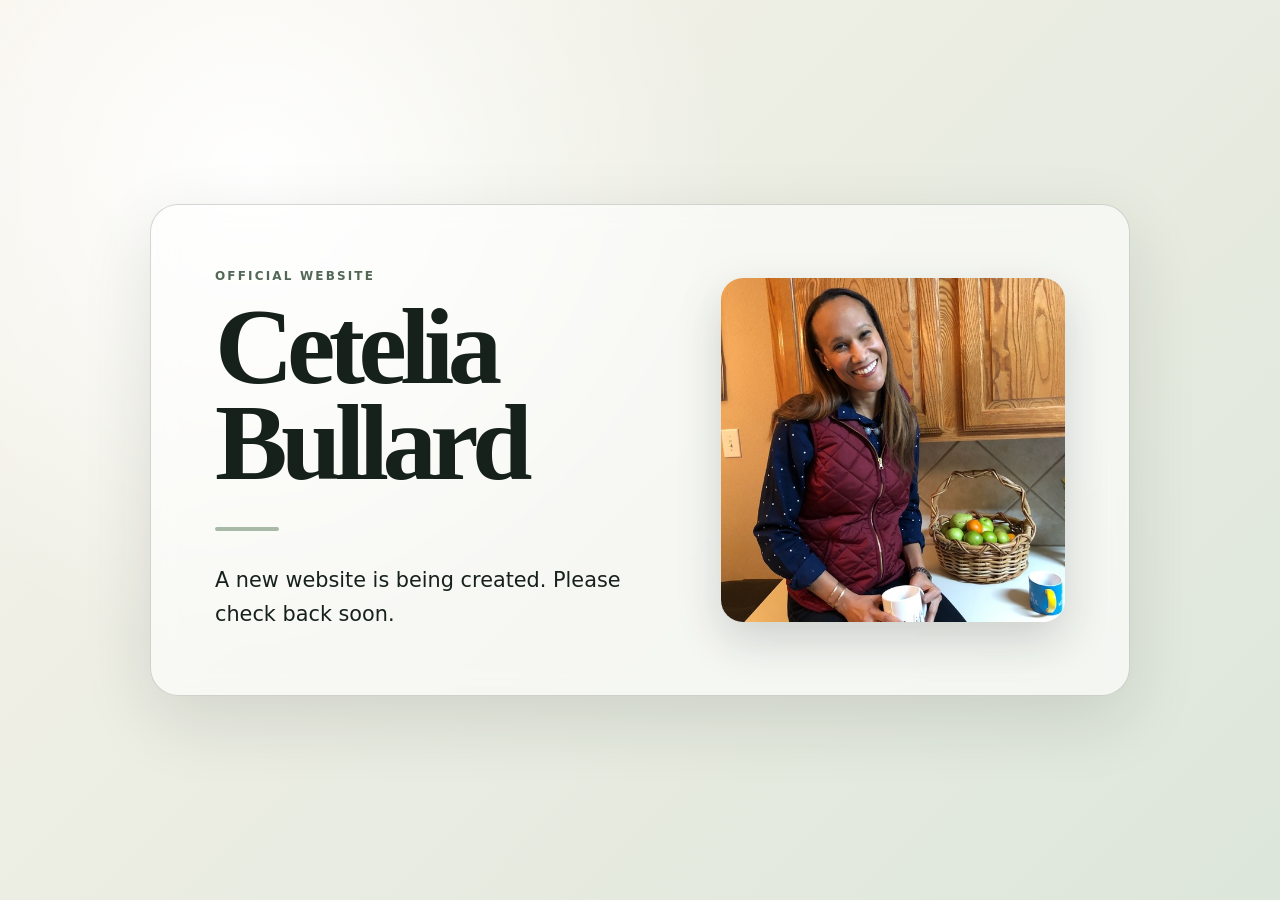
<file: index.html>
<!doctype html>
<html lang="en">
<head>
  <meta charset="utf-8">
  <meta name="viewport" content="width=device-width, initial-scale=1">
  <title>Cetelia Bullard</title>
  <meta name="description" content="The official website of Cetelia Bullard.">
  <style>
    :root { color-scheme: light; --ink:#17211b; --cream:#f7f3ea; --sage:#a9b9a7; }
    * { box-sizing: border-box; }
    body { margin:0; min-height:100vh; display:grid; place-items:center; padding:2rem; color:var(--ink); background:radial-gradient(circle at 20% 20%,#fff 0,transparent 38%),linear-gradient(135deg,var(--cream),#dde6da); font-family:Georgia,"Times New Roman",serif; }
    main { width:min(980px,100%); display:grid; grid-template-columns:minmax(0,1fr) minmax(260px,.8fr); align-items:center; gap:clamp(2rem,6vw,5rem); padding:clamp(2rem,5vw,4.5rem); border:1px solid rgba(23,33,27,.18); border-radius:28px; background:rgba(255,255,255,.6); box-shadow:0 24px 70px rgba(23,33,27,.12); backdrop-filter:blur(12px); }
    .intro { min-width:0; }
    .eyebrow { margin:0 0 1rem; font:700 .75rem/1.2 system-ui,sans-serif; letter-spacing:.18em; text-transform:uppercase; color:#526756; }
    h1 { margin:0; font-size:clamp(3.2rem,10vw,6.8rem); line-height:.88; letter-spacing:-.06em; }
    p { margin:2rem 0 0; max-width:36rem; font:400 clamp(1.05rem,2.2vw,1.3rem)/1.65 system-ui,sans-serif; }
    .rule { width:4rem; height:4px; margin-top:2.25rem; border-radius:99px; background:var(--sage); }
    .portrait { width:100%; aspect-ratio:1; display:block; object-fit:cover; border-radius:22px; box-shadow:0 18px 45px rgba(23,33,27,.18); }
    .encouragement-nav { grid-column:1/-1; display:flex; flex-wrap:wrap; gap:1rem; padding-top:1.25rem; border-top:1px solid rgba(23,33,27,.14); font:700 .8rem/1.4 system-ui,sans-serif; }
    .encouragement-nav[hidden] { display:none; }
    .encouragement-nav a { color:#526756; }
    @media (max-width:720px) {
      main { grid-template-columns:1fr; }
      .portrait { grid-row:1; }
    }
  </style>
</head>
<body>
  <main>
    <div class="intro">
      <p class="eyebrow">Official website</p>
      <h1>Cetelia<br>Bullard</h1>
      <div class="rule" aria-hidden="true"></div>
      <p>A new website is being created. Please check back soon.</p>
    </div>
    <img class="portrait" src="assets/cetelia-bullard.jpg" alt="Cetelia Bullard smiling in a kitchen">
    <nav class="encouragement-nav" id="encouragement-nav" aria-label="Personal collections" hidden>
      <a href="/truth/">What Is True</a>
      <a href="/thanks/">What I Am Grateful For</a>
    </nav>
  </main>
  <script src="/content/encouragement.js"></script>
  <script>
    if (window.ENCOURAGEMENT_CONTENT.config.showInPublicNavigation) {
      document.getElementById("encouragement-nav").hidden = false;
    }
  </script>
</body>
</html>
</file>
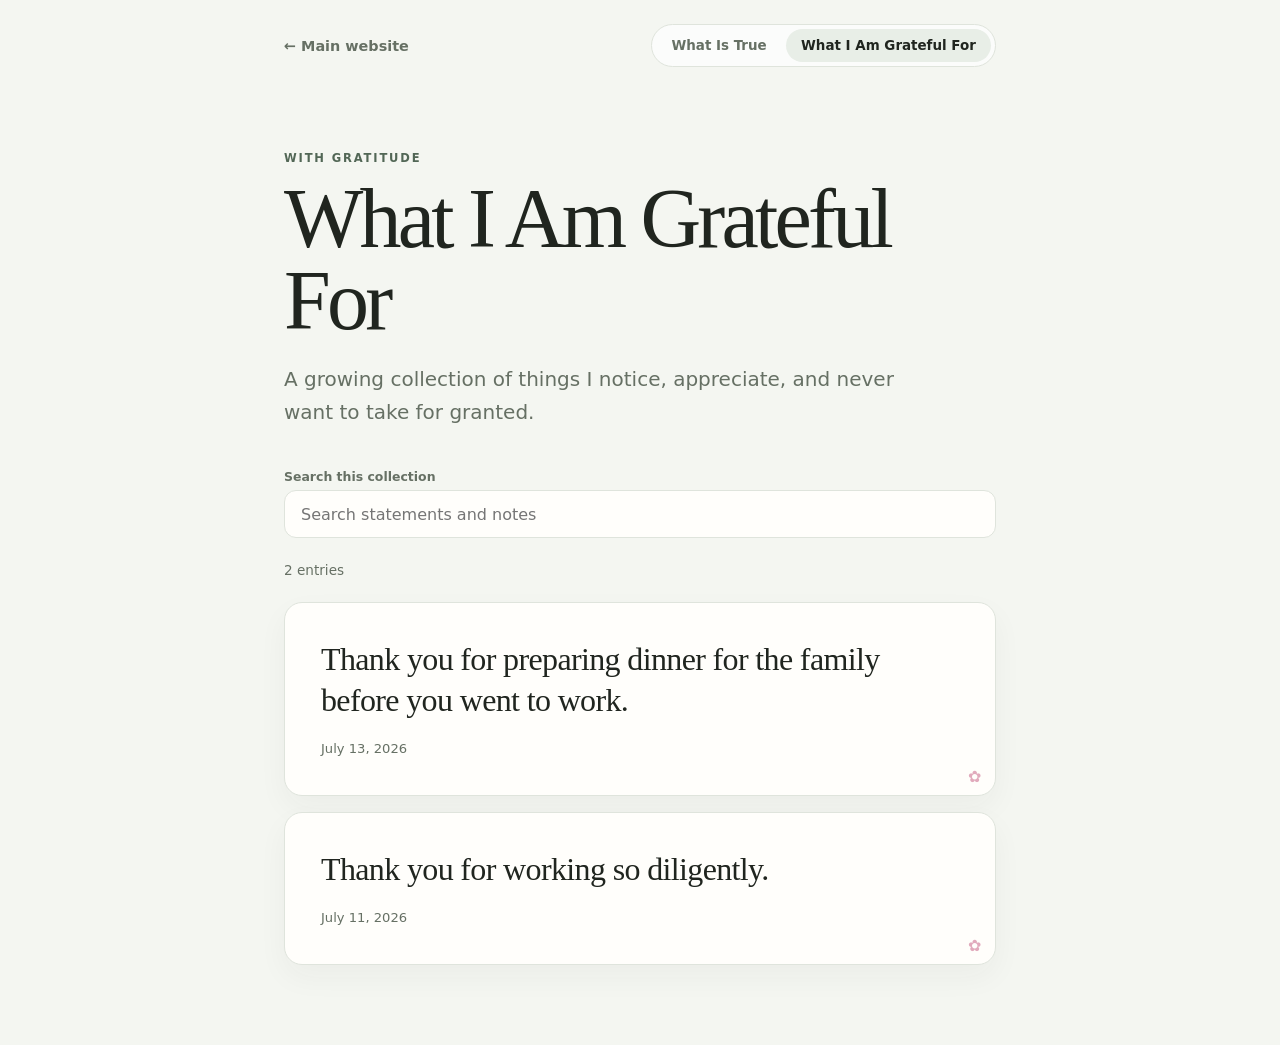
<file: thanks/index.html>
<!doctype html>
<html lang="en">
<head>
  <meta charset="utf-8">
  <meta name="viewport" content="width=device-width, initial-scale=1">
  <meta name="robots" content="noindex, nofollow">
  <title>What I Am Grateful For</title>
  <meta name="description" content="A private collection of gratitude for Cetelia.">
  <link rel="stylesheet" href="/assets/encouragement.css?v=20260715e">
</head>
<body>
  <div id="encouragement-app" data-entry-type="thanks"></div>
  <noscript>This page requires JavaScript to display its entries.</noscript>
  <script src="/content/encouragement.js?v=20260721c"></script>
  <script src="/assets/encouragement.js?v=20260721b"></script>
</body>
</html>
</file>
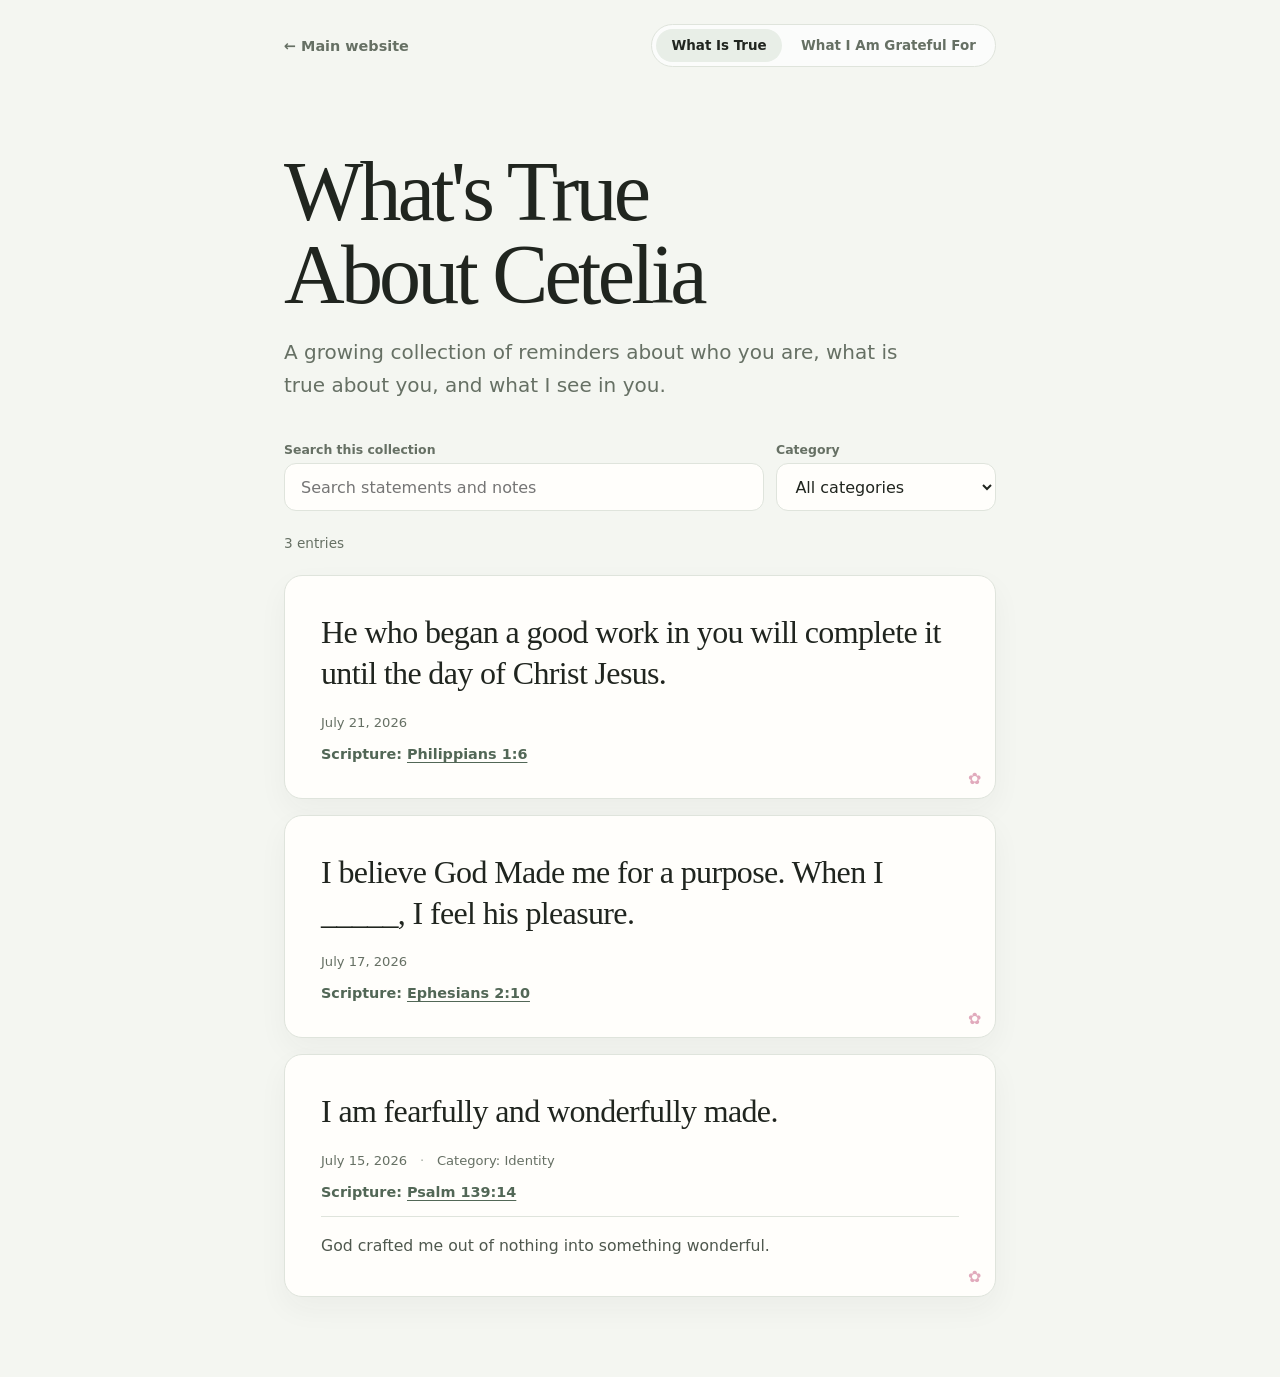
<file: truth/index.html>
<!doctype html>
<html lang="en">
<head>
  <meta charset="utf-8">
  <meta name="viewport" content="width=device-width, initial-scale=1">
  <meta name="robots" content="noindex, nofollow">
  <title>What Is True About Cetelia</title>
  <meta name="description" content="A private collection of reminders about what is true about Cetelia.">
  <link rel="stylesheet" href="/assets/encouragement.css?v=20260715e">
</head>
<body>
  <div id="encouragement-app" data-entry-type="truth"></div>
  <noscript>This page requires JavaScript to display its entries.</noscript>
  <script src="/content/encouragement.js?v=20260721c"></script>
  <script src="/assets/encouragement.js?v=20260721b"></script>
</body>
</html>
</file>
<file: assets/encouragement.css>
:root {
  color-scheme: light;
  --ink: #20251f;
  --muted: #667064;
  --line: #dfe4dc;
  --paper: #fffefb;
  --wash: #f4f6f1;
  --accent: #526756;
  --accent-soft: #e8eee7;
}

* { box-sizing: border-box; }

body {
  margin: 0;
  min-height: 100vh;
  color: var(--ink);
  background: var(--wash);
  font-family: Inter, ui-sans-serif, system-ui, -apple-system, BlinkMacSystemFont, "Segoe UI", sans-serif;
}

button, input, select { font: inherit; }

a { color: inherit; }

.page-shell {
  width: min(760px, 100%);
  margin: 0 auto;
  padding: 1rem 1rem 4rem;
}

.utility-nav {
  display: flex;
  align-items: center;
  justify-content: space-between;
  gap: 1rem;
  margin-bottom: 2.5rem;
}

.home-link {
  color: var(--muted);
  font-size: .9rem;
  font-weight: 650;
  text-decoration: none;
}

.home-link:hover, .home-link:focus-visible { color: var(--ink); }

.collection-nav {
  display: inline-flex;
  gap: .25rem;
  padding: .25rem;
  border: 1px solid var(--line);
  border-radius: 999px;
  background: rgba(255,255,255,.7);
}

.collection-nav a {
  padding: .55rem .75rem;
  border-radius: 999px;
  color: var(--muted);
  font-size: .78rem;
  font-weight: 700;
  line-height: 1;
  text-decoration: none;
  white-space: nowrap;
}

.collection-nav a[aria-current="page"] {
  color: var(--ink);
  background: var(--accent-soft);
}

.page-introduction {
  padding: 1.25rem 0 2.5rem;
}

.page-kicker {
  margin: 0 0 .8rem;
  color: var(--accent);
  font-size: .72rem;
  font-weight: 800;
  letter-spacing: .16em;
  text-transform: uppercase;
}

h1 {
  max-width: 650px;
  margin: 0;
  font-family: Georgia, "Times New Roman", serif;
  font-size: clamp(2.55rem, 11vw, 5.25rem);
  font-weight: 500;
  letter-spacing: -.045em;
  line-height: .98;
}

.page-introduction .intro-copy {
  max-width: 620px;
  margin: 1.25rem 0 0;
  color: var(--muted);
  font-size: clamp(1.05rem, 3.8vw, 1.25rem);
  line-height: 1.65;
}

.controls {
  display: grid;
  gap: .75rem;
  margin-bottom: 1.5rem;
}

.field-label {
  display: block;
  margin-bottom: .4rem;
  color: var(--muted);
  font-size: .78rem;
  font-weight: 750;
}

.search-input, .category-select {
  width: 100%;
  min-height: 48px;
  border: 1px solid var(--line);
  border-radius: 12px;
  color: var(--ink);
  background: var(--paper);
  outline: none;
}

.search-input { padding: .75rem 1rem; }
.category-select { padding: .65rem 2.4rem .65rem .9rem; }

.search-input:focus, .category-select:focus {
  border-color: var(--accent);
  box-shadow: 0 0 0 3px rgba(82,103,86,.12);
}

.results-summary {
  min-height: 1.5rem;
  margin: 0 0 1rem;
  color: var(--muted);
  font-size: .85rem;
}

.entry-list {
  display: grid;
  gap: 1rem;
}

.entry-card {
  position: relative;
  padding: clamp(1.35rem, 5vw, 2.25rem);
  border: 1px solid var(--line);
  border-radius: 18px;
  background: var(--paper);
  box-shadow: 0 12px 30px rgba(38,48,39,.045);
}

.entry-card::after {
  position: absolute;
  right: .85rem;
  bottom: .65rem;
  color: #d88ea8;
  content: "✿";
  font-size: 1rem;
  line-height: 1;
  opacity: .75;
}

.sample-label {
  display: inline-block;
  margin-bottom: 1rem;
  padding: .35rem .55rem;
  border-radius: 999px;
  color: var(--accent);
  background: var(--accent-soft);
  font-size: .68rem;
  font-weight: 800;
  letter-spacing: .08em;
  text-transform: uppercase;
}

.entry-statement {
  margin: 0;
  font-family: Georgia, "Times New Roman", serif;
  font-size: clamp(1.45rem, 5vw, 2rem);
  font-weight: 500;
  letter-spacing: -.02em;
  line-height: 1.28;
}

.entry-meta {
  display: flex;
  flex-wrap: wrap;
  gap: .45rem .8rem;
  margin-top: 1.15rem;
  color: var(--muted);
  font-size: .82rem;
  line-height: 1.5;
}

.entry-meta span + span::before {
  content: "·";
  margin-right: .8rem;
  color: #a2aaa0;
}

.entry-scripture {
  margin: .85rem 0 0;
  color: var(--accent);
  font-size: .9rem;
  font-weight: 700;
}

.entry-scripture a {
  color: inherit;
  text-decoration-thickness: 1px;
  text-underline-offset: .2em;
}

.entry-scripture a:hover,
.entry-scripture a:focus-visible {
  color: var(--ink);
}

.entry-note {
  margin: 1rem 0 0;
  padding-top: 1rem;
  border-top: 1px solid var(--line);
  color: #4f584e;
  font-size: .98rem;
  line-height: 1.7;
}

.empty-state {
  padding: 3rem 1.25rem;
  border: 1px dashed #cbd2c8;
  border-radius: 18px;
  color: var(--muted);
  background: rgba(255,255,255,.5);
  text-align: center;
}

.empty-state h2 {
  margin: 0 0 .5rem;
  color: var(--ink);
  font-family: Georgia, "Times New Roman", serif;
  font-size: 1.55rem;
  font-weight: 500;
}

.empty-state p { margin: 0; line-height: 1.6; }

.load-more-wrap { text-align: center; }

.load-more {
  min-height: 46px;
  margin-top: 1.5rem;
  padding: .7rem 1.2rem;
  border: 1px solid var(--accent);
  border-radius: 999px;
  color: var(--accent);
  background: transparent;
  font-weight: 750;
  cursor: pointer;
}

.load-more:hover, .load-more:focus-visible {
  color: white;
  background: var(--accent);
}

@media (min-width: 620px) {
  .page-shell { padding: 1.5rem 1.5rem 5rem; }
  .utility-nav { margin-bottom: 4rem; }
  .controls.has-categories { grid-template-columns: minmax(0, 1fr) 220px; }
  .collection-nav a { padding: .62rem .95rem; font-size: .84rem; }
}

@media (max-width: 460px) {
  .utility-nav { align-items: flex-start; flex-direction: column; }
  .collection-nav { width: 100%; }
  .collection-nav a { flex: 1; text-align: center; }
}
</file>
